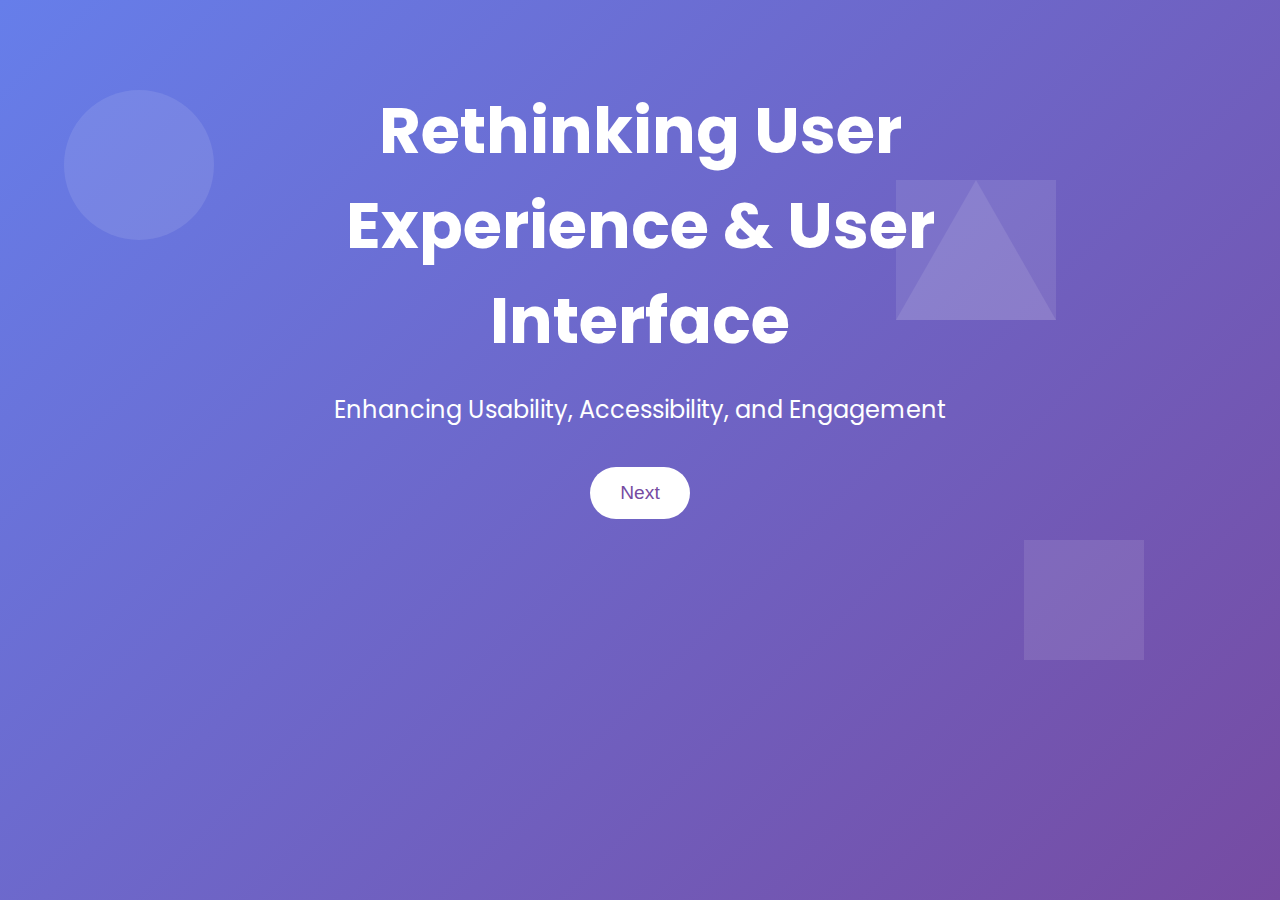
<file: index.html>
<!DOCTYPE html>
<html lang="en">
<head>
    <meta charset="UTF-8">
    <meta name="viewport" content="width=device-width, initial-scale=1.0">
    <title>Rethinking UX Presentation</title>
    <link rel="stylesheet" href="styles.css">
    <link href="https://fonts.googleapis.com/css2?family=Poppins:wght@400;600&display=swap" rel="stylesheet">
</head>
<body>
    <div class="slide">
        <div class="content">
            <h1>Rethinking User Experience & User Interface</h1>
            <p>Enhancing Usability, Accessibility, and Engagement</p>
            <button class="next" onclick="nextSlide('slides/Second.html')">Next</button>
        </div>
        <div class="graphics">
            <div class="circle"></div>
            <div class="square"></div>
            <div class="triangle"></div>
        </div>
    </div>
    <script src="script.js"></script>
</body>
</html>
</file>
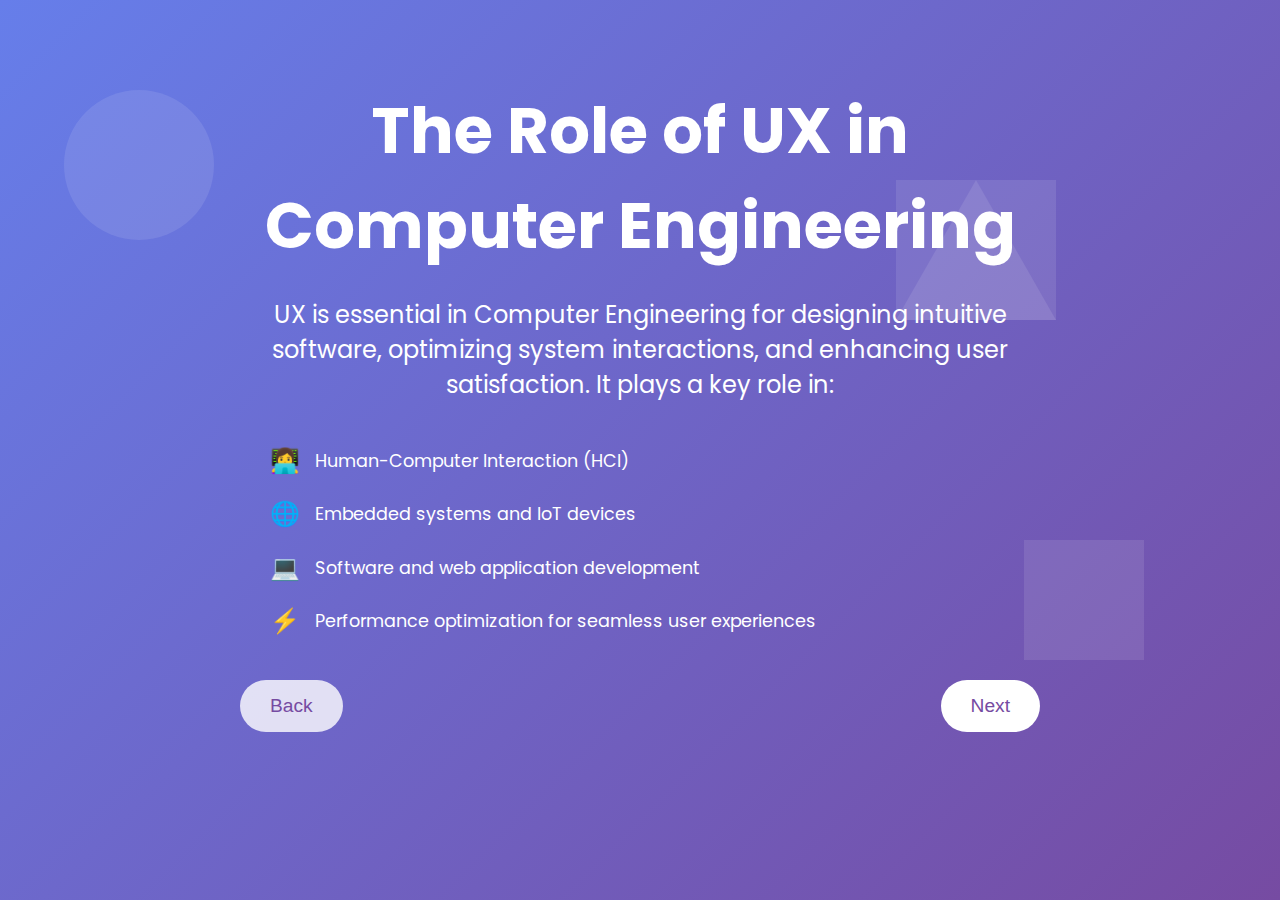
<file: slides/Eight.html>
<!DOCTYPE html>
<html lang="en">
<head>
    <meta charset="UTF-8">
    <meta name="viewport" content="width=device-width, initial-scale=1.0">
    <title>Slide 8 - The Role of UX in Computer Engineering</title>
    <link rel="stylesheet" href="../styles.css">
    <link href="https://fonts.googleapis.com/css2?family=Poppins:wght@400;600&display=swap" rel="stylesheet">
</head>
<body>
    <div class="slide">
        <div class="content">
            <h1>The Role of UX in Computer Engineering</h1>
            <p>UX is essential in Computer Engineering for designing intuitive software, optimizing system interactions, and enhancing user satisfaction. It plays a key role in:</p>

            <ul class="ux-list">
                <li><span class="icon">👩‍💻</span>Human-Computer Interaction (HCI)</li>
                <li><span class="icon">🌐</span>Embedded systems and IoT devices</li>
                <li><span class="icon">💻</span>Software and web application development</li>
                <li><span class="icon">⚡</span>Performance optimization for seamless user experiences</li>
            </ul>

            <!-- Navigation Buttons -->
            <div class="button-container">
                <button class="back" onclick="prevSlide('Seventh.html')">Back</button>
                <button class="next" onclick="nextSlide('Nineth.html')">Next</button>
            </div>
        </div>

        <!-- Graphics -->
        <div class="graphics">
            <div class="circle"></div>
            <div class="square"></div>
            <div class="triangle"></div>
        </div>
    </div>

    <script src="../script.js"></script>
</body>
</html>
</file>
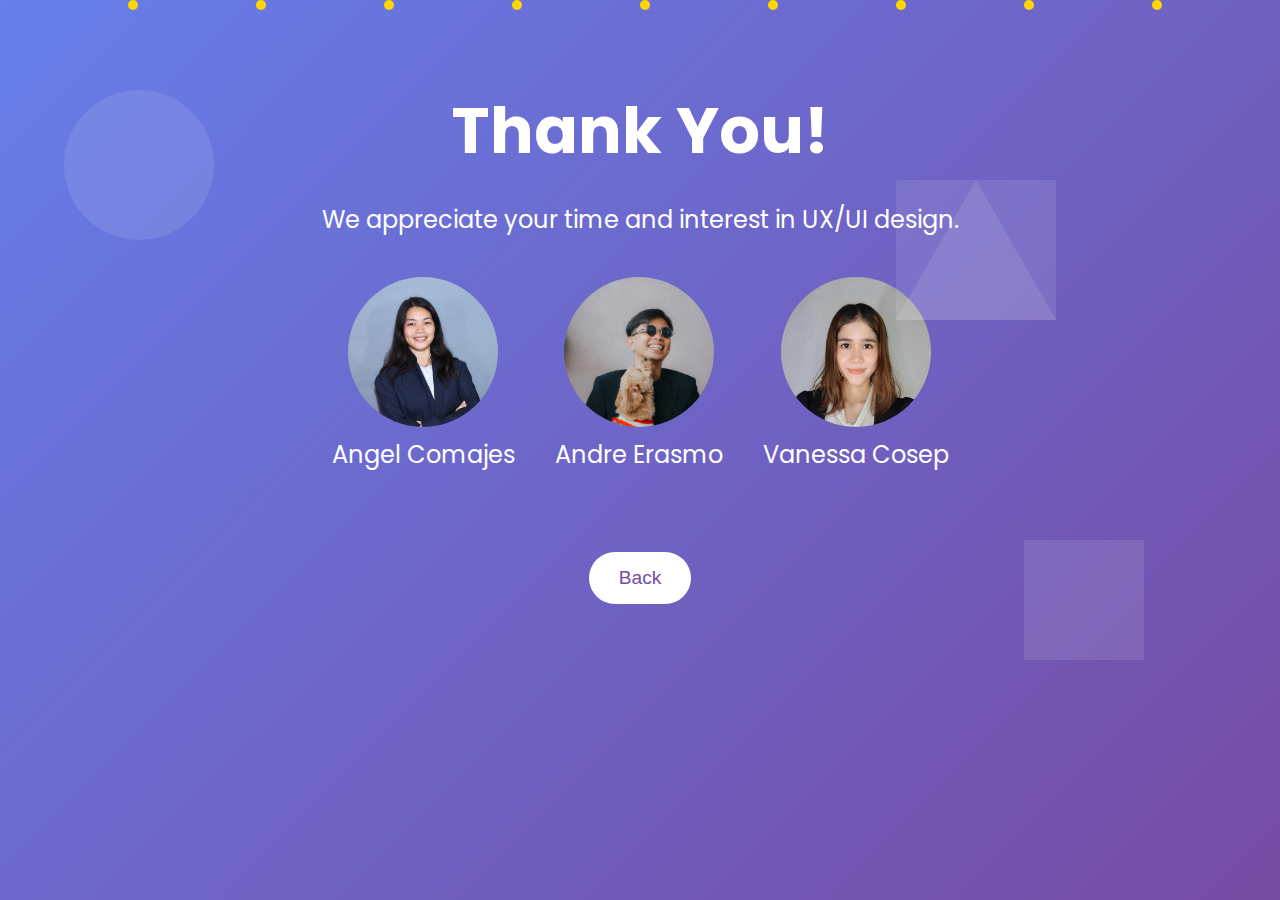
<file: slides/Eleventh.html>
<!DOCTYPE html>
<html lang="en">
<head>
    <meta charset="UTF-8">
    <meta name="viewport" content="width=device-width, initial-scale=1.0">
    <title>Thank You</title>
    <link rel="stylesheet" href="../styles.css">
    <link href="https://fonts.googleapis.com/css2?family=Poppins:wght@400;600&display=swap" rel="stylesheet">
</head>
<body>
    <div class="slide">
        <div class="content">
            <h1>Thank You!</h1>
            <p>We appreciate your time and interest in UX/UI design.</p>

            <!-- Team Members Section -->
            <div class="team-container">
                <div class="team-member">
                    <div class="image-wrapper">
                        <img src="../images/angel.jpg" alt="Angel Comajes" class="team-image">
                    </div>
                    <p class="team-name">Angel Comajes</p>
                </div>
                <div class="team-member">
                    <div class="image-wrapper">
                        <img src="../images/andre.jpg" alt="Andre Erasmo" class="team-image">
                    </div>
                    <p class="team-name">Andre Erasmo</p>
                </div>
                <div class="team-member">
                    <div class="image-wrapper">
                        <img src="../images/van.jpg" alt="Vanessa Cosep" class="team-image">
                    </div>
                    <p class="team-name">Vanessa Cosep</p>
                </div>
            </div>

            <!-- Floating Confetti Animation -->
            <div class="confetti-container">
                <div class="confetti"></div>
                <div class="confetti"></div>
                <div class="confetti"></div>
                <div class="confetti"></div>
                <div class="confetti"></div>
                <div class="confetti"></div>
                <div class="confetti"></div>
                <div class="confetti"></div>
                <div class="confetti"></div>
                <div class="confetti"></div>
            </div>

            <!-- Navigation Button -->
            <div class="button-container center-button">
                <button class="back" onclick="prevSlide('Tenth.html')">Back</button>
            </div>
        </div>

        <!-- Graphics -->
        <div class="graphics">
            <div class="circle"></div>
            <div class="square"></div>
            <div class="triangle"></div>
        </div>
    </div>

    <script src="../script.js"></script>
</body>
</html>
</file>
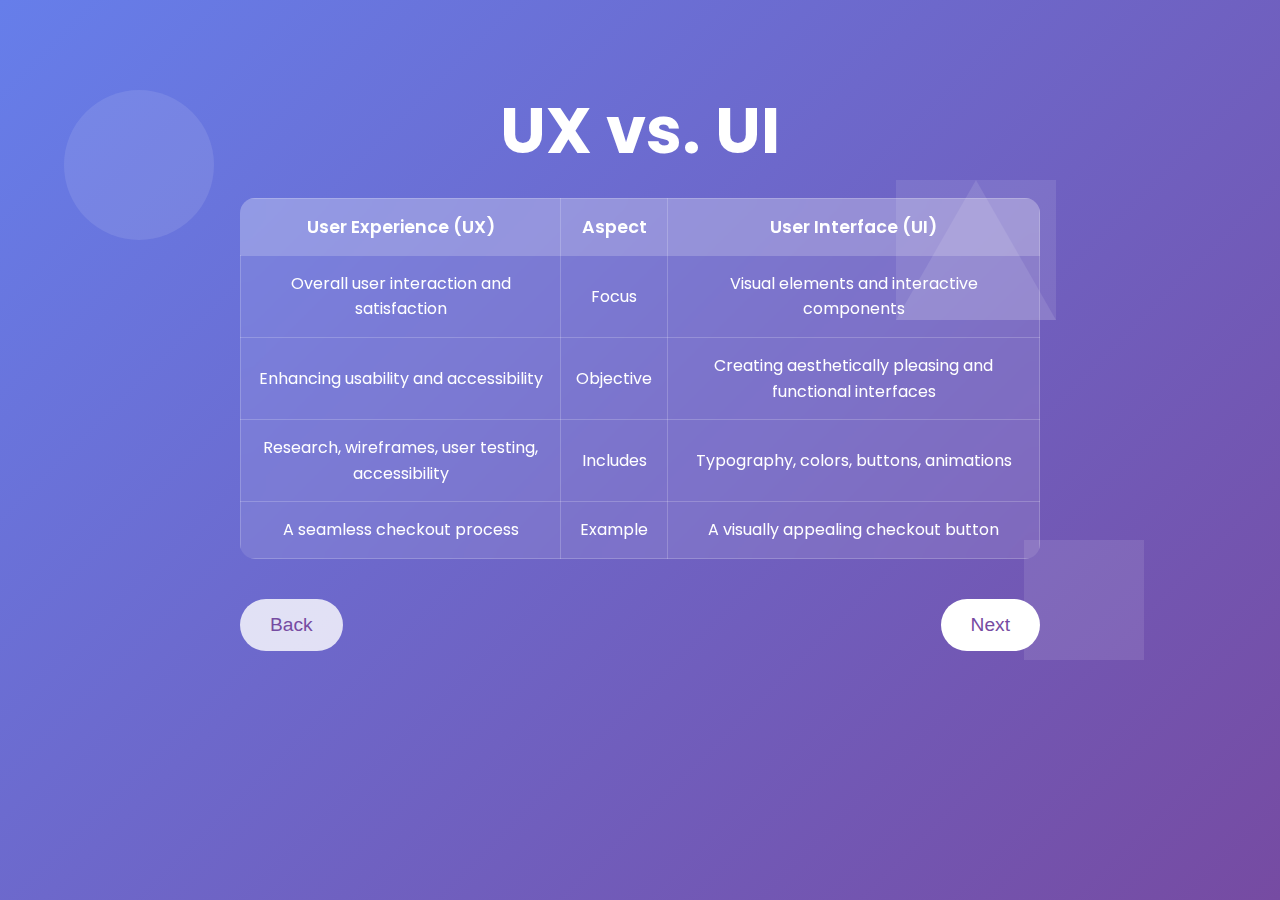
<file: slides/Fifth.html>
<!DOCTYPE html>
<html lang="en">
<head>
    <meta charset="UTF-8">
    <meta name="viewport" content="width=device-width, initial-scale=1.0">
    <title>Slide 5 - UX vs. UI</title>
    <link rel="stylesheet" href="../styles.css">
    <link href="https://fonts.googleapis.com/css2?family=Poppins:wght@400;600&display=swap" rel="stylesheet">
</head>
<body>
    <div class="slide">
        <div class="content">
            <h1>UX vs. UI</h1>

            <table class="comparison-table">
                <thead>
                    <tr>
                        <th>User Experience (UX)</th>
                        <th>Aspect</th>
                        <th>User Interface (UI)</th>
                    </tr>
                </thead>
                <tbody>
                    <tr>
                        <td>Overall user interaction and satisfaction</td>
                        <td>Focus</td>
                        <td>Visual elements and interactive components</td>
                    </tr>
                    <tr>
                        <td>Enhancing usability and accessibility</td>
                        <td>Objective</td>
                        <td>Creating aesthetically pleasing and functional interfaces</td>
                    </tr>
                    <tr>
                        <td>Research, wireframes, user testing, accessibility</td>
                        <td>Includes</td>
                        <td>Typography, colors, buttons, animations</td>
                    </tr>
                    <tr>
                        <td>A seamless checkout process</td>
                        <td>Example</td>
                        <td>A visually appealing checkout button</td>
                    </tr>
                </tbody>
            </table>

            <!-- Button Container -->
            <div class="button-container">
                <button class="back" onclick="prevSlide('Fourth.html')">Back</button>
                <button class="next" onclick="nextSlide('Sixth.html')">Next</button>
            </div>
        </div>

        <!-- Graphics -->
        <div class="graphics">
            <div class="circle"></div>
            <div class="square"></div>
            <div class="triangle"></div>
        </div>
    </div>

    <script src="../script.js"></script>
</body>
</html>
</file>
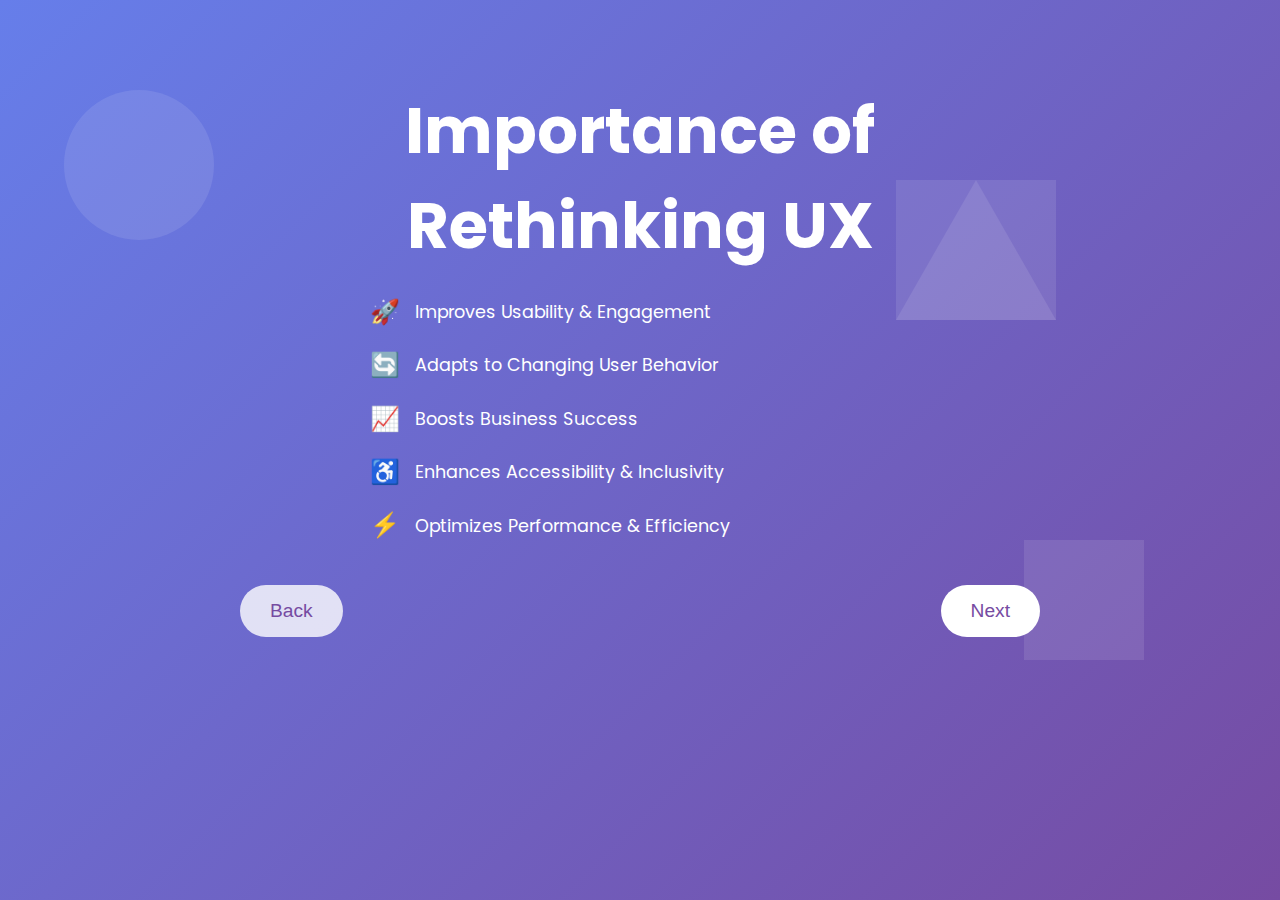
<file: slides/Fourth.html>
<!DOCTYPE html>
<html lang="en">
<head>
    <meta charset="UTF-8">
    <meta name="viewport" content="width=device-width, initial-scale=1.0">
    <title>Slide 4 - Importance of Rethinking UX</title>
    <link rel="stylesheet" href="../styles.css">
    <link href="https://fonts.googleapis.com/css2?family=Poppins:wght@400;600&display=swap" rel="stylesheet">
</head>
<body>
    <div class="slide">
        <div class="content">
            <h1>Importance of Rethinking UX</h1>
            <ul class="trend-list">
                <li><span class="icon">🚀</span>Improves Usability & Engagement</li>
                <li><span class="icon">🔄</span>Adapts to Changing User Behavior</li>
                <li><span class="icon">📈</span>Boosts Business Success</li>
                <li><span class="icon">♿</span>Enhances Accessibility & Inclusivity</li>
                <li><span class="icon">⚡</span>Optimizes Performance & Efficiency</li>
            </ul>

            <div class="button-container">
                <button class="back" onclick="prevSlide('Third.html')">Back</button>
                <button class="next" onclick="nextSlide('Fifth.html')">Next</button>
            </div>
        </div>

        <div class="graphics">
            <div class="circle"></div>
            <div class="square"></div>
            <div class="triangle"></div>
        </div>
    </div>

    <script src="../script.js"></script>
</body>
</html>
</file>
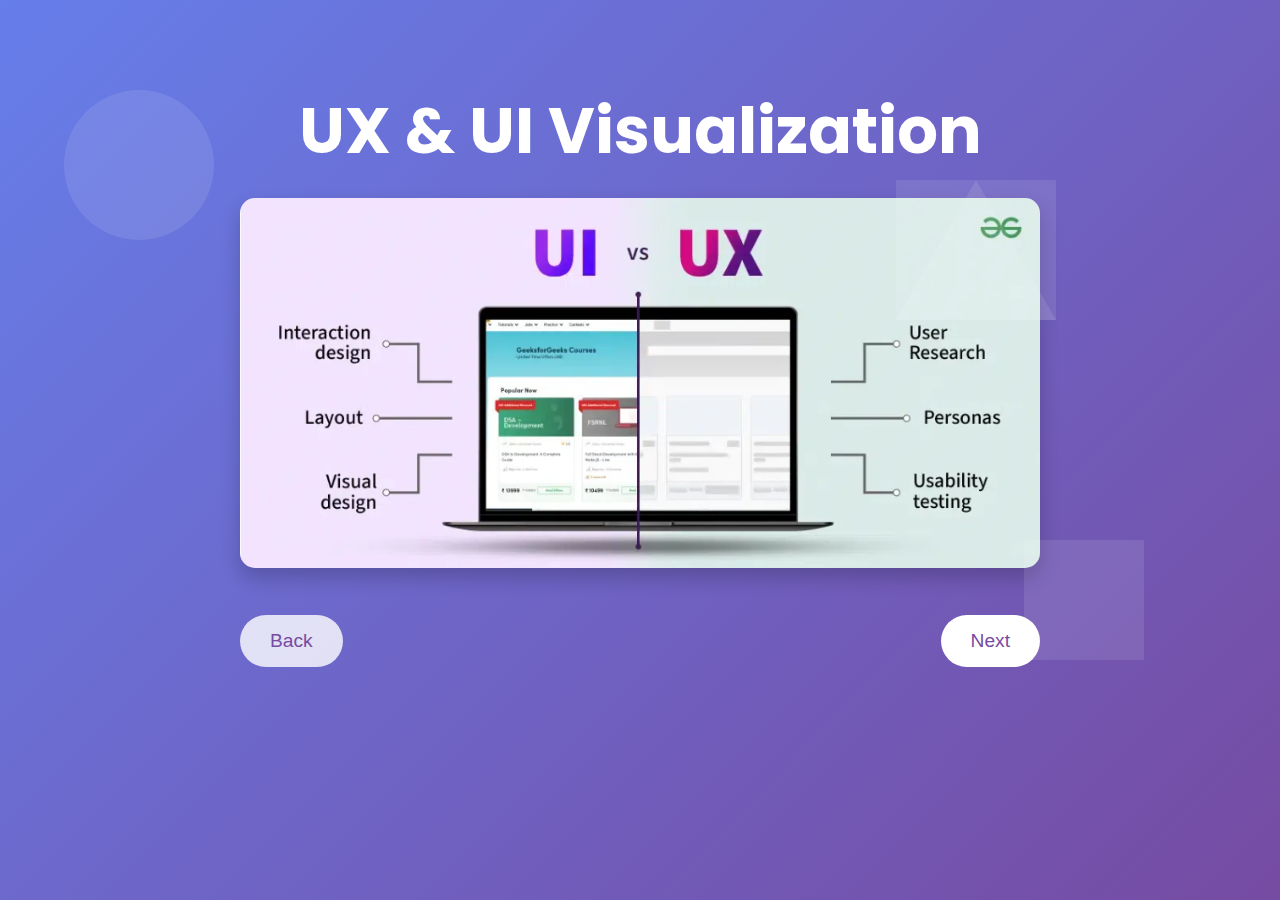
<file: slides/Nineth.html>
<!DOCTYPE html>
<html lang="en">
<head>
    <meta charset="UTF-8">
    <meta name="viewport" content="width=device-width, initial-scale=1.0">
    <title>Slide 9 - UX & UI Visualization</title>
    <link rel="stylesheet" href="../styles.css">
    <link href="https://fonts.googleapis.com/css2?family=Poppins:wght@400;600&display=swap" rel="stylesheet">
</head>
<body>
    <div class="slide">
        <div class="content">
            <h1>UX & UI Visualization</h1>
            
            <div class="image-container">
                <img src="../images/uiux.png" alt="UX and UI Design" class="slide-image">
            </div>

            <!-- Navigation Buttons -->
            <div class="button-container">
                <button class="back" onclick="prevSlide('Eight.html')">Back</button>
                <button class="next" onclick="nextSlide('Tenth.html')">Next</button>
            </div>
        </div>

        <!-- Graphics -->
        <div class="graphics">
            <div class="circle"></div>
            <div class="square"></div>
            <div class="triangle"></div>
        </div>
    </div>

    <script src="../script.js"></script>
</body>
</html>
</file>
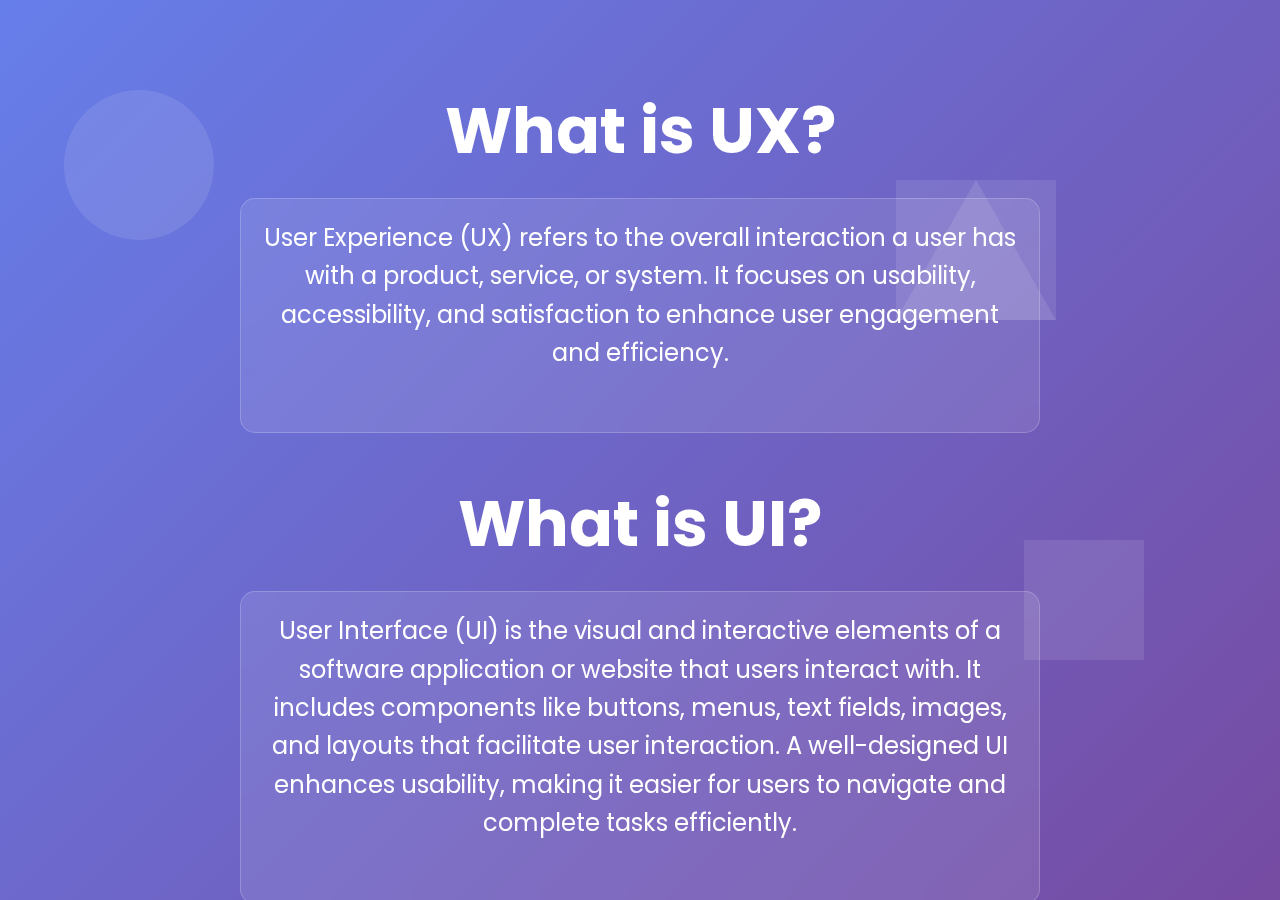
<file: slides/Second.html>
<!DOCTYPE html>
<html lang="en">
<head>
    <meta charset="UTF-8">
    <meta name="viewport" content="width=device-width, initial-scale=1.0">
    <title>Slide 2 - UX & UI</title>
    <link rel="stylesheet" href="../styles.css">
    <link href="https://fonts.googleapis.com/css2?family=Poppins:wght@400;600&display=swap" rel="stylesheet">
</head>
<body>
    <div class="slide">
        <div class="content">
            <h1>What is UX?</h1>
            <div class="content-box">
                <p>
                    User Experience (UX) refers to the overall interaction a user has with a product, 
                    service, or system. It focuses on usability, accessibility, and satisfaction 
                    to enhance user engagement and efficiency.
                </p>
            </div>

            <h1>What is UI?</h1>
            <div class="content-box">
                <p>
                    User Interface (UI) is the visual and interactive elements of a software application or website 
                    that users interact with. It includes components like buttons, menus, text fields, images, 
                    and layouts that facilitate user interaction. A well-designed UI enhances usability, making it 
                    easier for users to navigate and complete tasks efficiently.
                </p>
            </div>

            <!-- Button Container -->
            <div class="button-container">
                <button class="back" onclick="prevSlide('../index.html')">Back</button>
                <button class="next" onclick="nextSlide('Third.html')">Next</button>
            </div>
        </div>

        <!-- Graphics -->
        <div class="graphics">
            <div class="circle"></div>
            <div class="square"></div>
            <div class="triangle"></div>
        </div>
    </div>

    <script src="../script.js"></script>
</body>
</html>
</file>
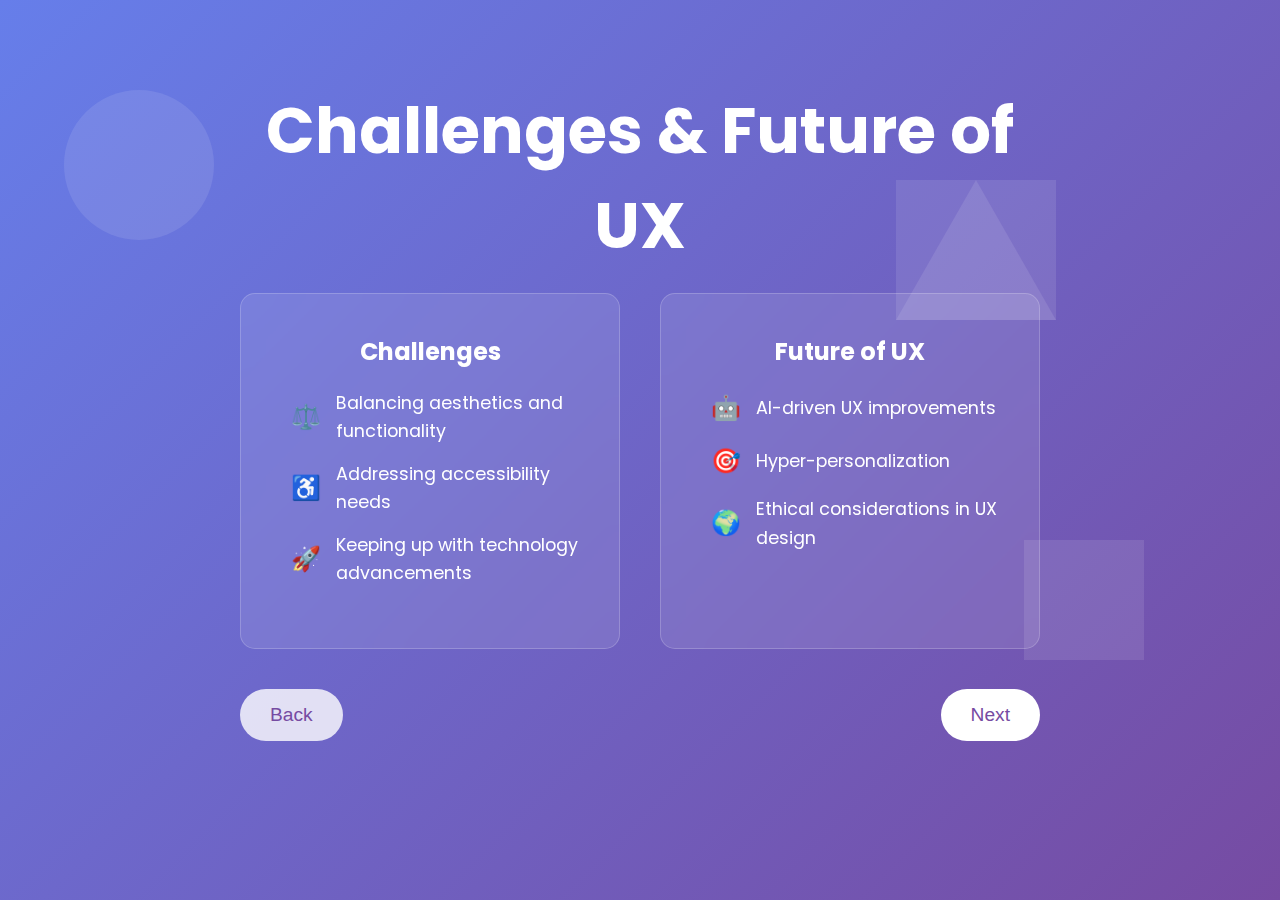
<file: slides/Seventh.html>
<!DOCTYPE html>
<html lang="en">
<head>
    <meta charset="UTF-8">
    <meta name="viewport" content="width=device-width, initial-scale=1.0">
    <title>Slide 7 - Challenges & Future of UX</title>
    <link rel="stylesheet" href="../styles.css">
    <link href="https://fonts.googleapis.com/css2?family=Poppins:wght@400;600&display=swap" rel="stylesheet">
</head>
<body>
    <div class="slide">
        <div class="content">
            <h1>Challenges & Future of UX</h1>

            <div class="challenges-future-container">
                <div class="challenges">
                    <h2>Challenges</h2>
                    <ul class="ux-list">
                        <li><span class="icon">⚖️</span>Balancing aesthetics and functionality</li>
                        <li><span class="icon">♿</span>Addressing accessibility needs</li>
                        <li><span class="icon">🚀</span>Keeping up with technology advancements</li>
                    </ul>
                </div>

                <div class="future">
                    <h2>Future of UX</h2>
                    <ul class="ux-list">
                        <li><span class="icon">🤖</span>AI-driven UX improvements</li>
                        <li><span class="icon">🎯</span>Hyper-personalization</li>
                        <li><span class="icon">🌍</span>Ethical considerations in UX design</li>
                    </ul>
                </div>
            </div>

            <!-- Navigation Buttons -->
            <div class="button-container">
                <button class="back" onclick="prevSlide('Sixth.html')">Back</button>
                <button class="next" onclick="nextSlide('Eight.html')">Next</button>
            </div>
        </div>

        <!-- Graphics -->
        <div class="graphics">
            <div class="circle"></div>
            <div class="square"></div>
            <div class="triangle"></div>
        </div>
    </div>

    <script src="../script.js"></script>
</body>
</html>
</file>
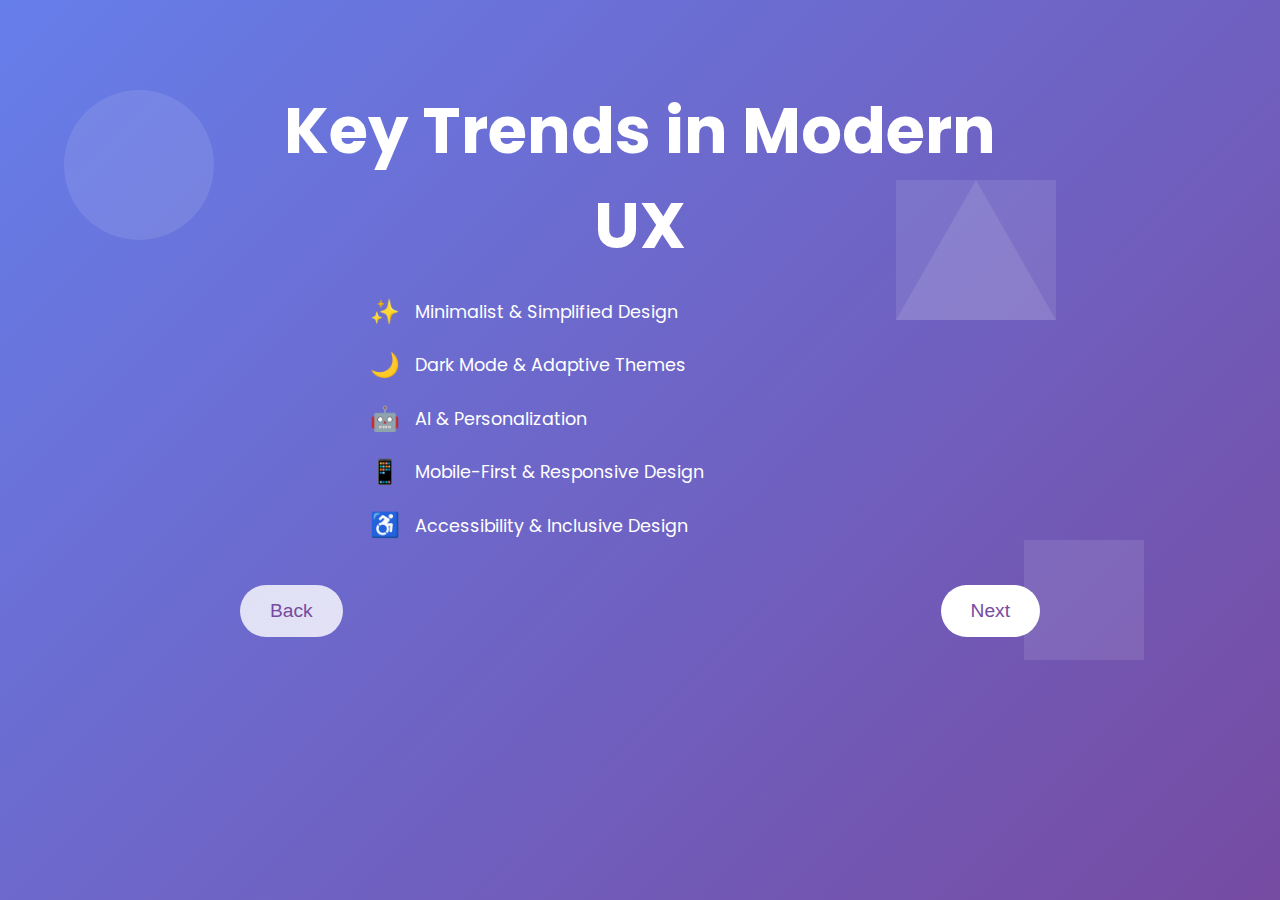
<file: slides/Sixth.html>
<!DOCTYPE html>
<html lang="en">
<head>
    <meta charset="UTF-8">
    <meta name="viewport" content="width=device-width, initial-scale=1.0">
    <title>Slide 6 - Key Trends in Modern UX</title>
    <link rel="stylesheet" href="../styles.css">
    <link href="https://fonts.googleapis.com/css2?family=Poppins:wght@400;600&display=swap" rel="stylesheet">
</head>
<body>
    <div class="slide">
        <div class="content">
            <h1>Key Trends in Modern UX</h1>
            <ul class="trend-list">
                <li><span class="icon">✨</span>Minimalist & Simplified Design</li>
                <li><span class="icon">🌙</span>Dark Mode & Adaptive Themes</li>
                <li><span class="icon">🤖</span>AI & Personalization</li>
                <li><span class="icon">📱</span>Mobile-First & Responsive Design</li>
                <li><span class="icon">♿</span>Accessibility & Inclusive Design</li>
            </ul>

            <!-- Button Container -->
            <div class="button-container">
                <button class="back" onclick="prevSlide('Fifth.html')">Back</button>
                <button class="next" onclick="nextSlide('Seventh.html')">Next</button>
            </div>
        </div>

        <!-- Graphics -->
        <div class="graphics">
            <div class="circle"></div>
            <div class="square"></div>
            <div class="triangle"></div>
        </div>
    </div>

    <script src="../script.js"></script>
</body>
</html>
</file>
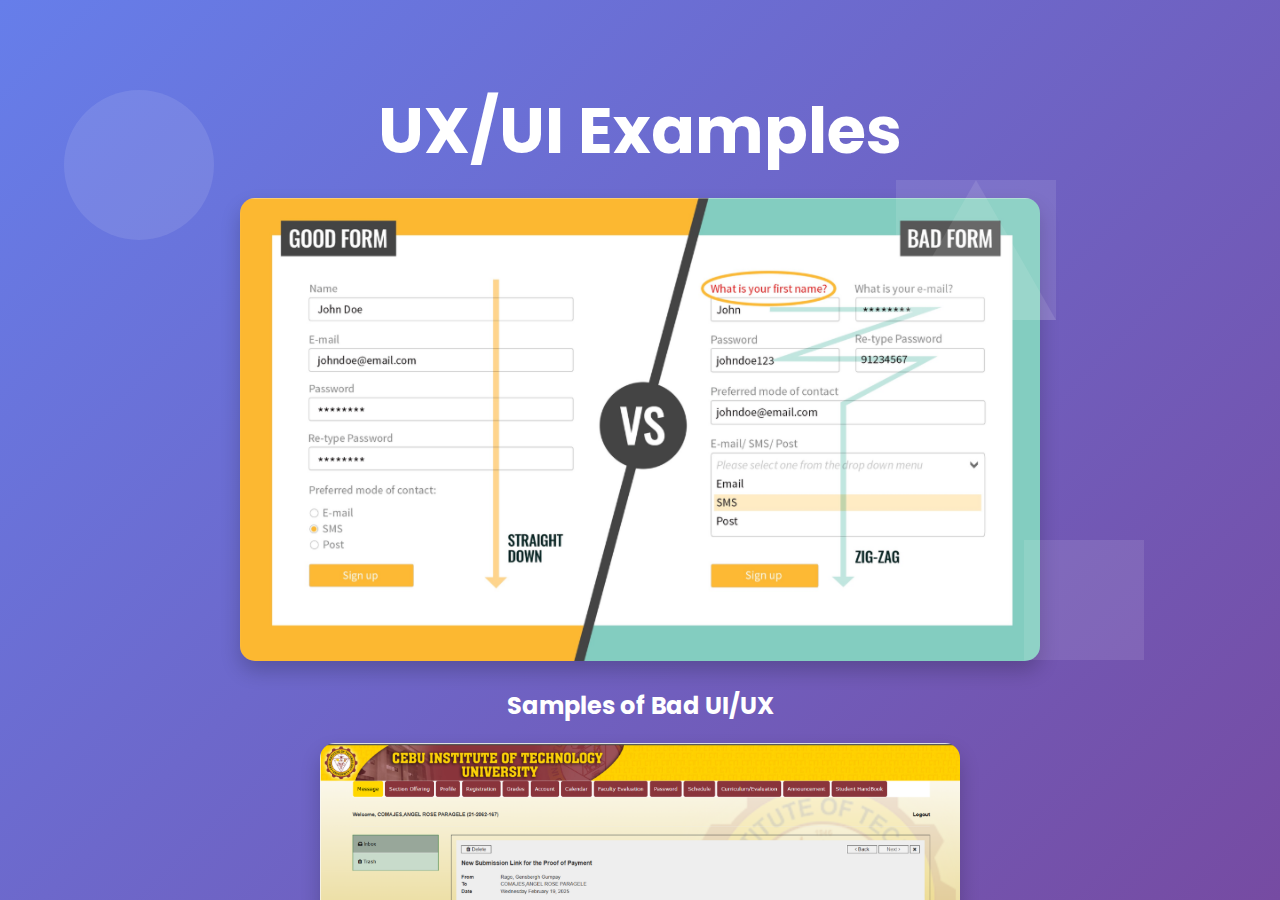
<file: slides/Tenth.html>
<!DOCTYPE html>
<html lang="en">
<head>
    <meta charset="UTF-8">
    <meta name="viewport" content="width=device-width, initial-scale=1.0">
    <title>Slide 10 - Good & Bad UX/UI Examples</title>
    <link rel="stylesheet" href="../styles.css">
    <link href="https://fonts.googleapis.com/css2?family=Poppins:wght@400;600&display=swap" rel="stylesheet">
</head>
<body>
    <div class="slide">
        <div class="content">
            <h1>UX/UI Examples</h1>

            <!-- First Image (Same as Ninth Page) -->
            <div class="image-container">
                <img src="../images/sampol1.png" alt="UX and UI Design" class="main-image" onclick="openModal(this)">
            </div>

            <!-- Second Image - Bad Sample -->
            <div class="image-container">
                <h2>Samples of Bad UI/UX</h2>
                <img src="../images/bad1.png" alt="Bad UX Sample" class="small-image" onclick="openModal(this)">
                <!-- Extra Bad Sample (Hidden by Default) -->
                <div class="image-container hidden" id="bad-sample-extra">
                    <img src="../images/bad2.png" alt="Another Bad UX Sample" class="small-image" onclick="openModal(this)">
                </div>
                <p class="see-more-text">
                    <button onclick="showMore('bad')" class="see-more-btn">See More</button>
                </p>
            </div>

            

            <!-- Third Image - Good Sample -->
            <div class="image-container">
                <h2>Samples of Good UI/UX</h2>
                <img src="../images/good1.png" alt="Good UX Sample" class="small-image" onclick="openModal(this)">
                <!-- Extra Good Sample (Hidden by Default) -->
                <div class="image-container hidden" id="good-sample-extra">
                    <img src="../images/good3.png" alt="Another Good UX Sample" class="small-image" onclick="openModal(this)">
                </div>
                <p class="see-more-text">
                    <button onclick="showMore('good')" class="see-more-btn">See More</button>
                </p>
            </div>

            

            <!-- Navigation Buttons -->
            <div class="button-container">
                <button class="back" onclick="prevSlide('Nineth.html')">Back</button>
                <button class="next" onclick="nextSlide('Eleventh.html')">Next</button>
            </div>
        </div>

        <!-- Graphics -->
        <div class="graphics">
            <div class="circle"></div>
            <div class="square"></div>
            <div class="triangle"></div>
        </div>
    </div>

    <!-- Modal for Enlarged Image -->
    <div id="imageModal" class="modal" onclick="closeModal()">
        <span class="close">&times;</span>
        <img class="modal-content" id="modalImg">
    </div>

    <script src="../script.js"></script>
</body>
</html>
</file>
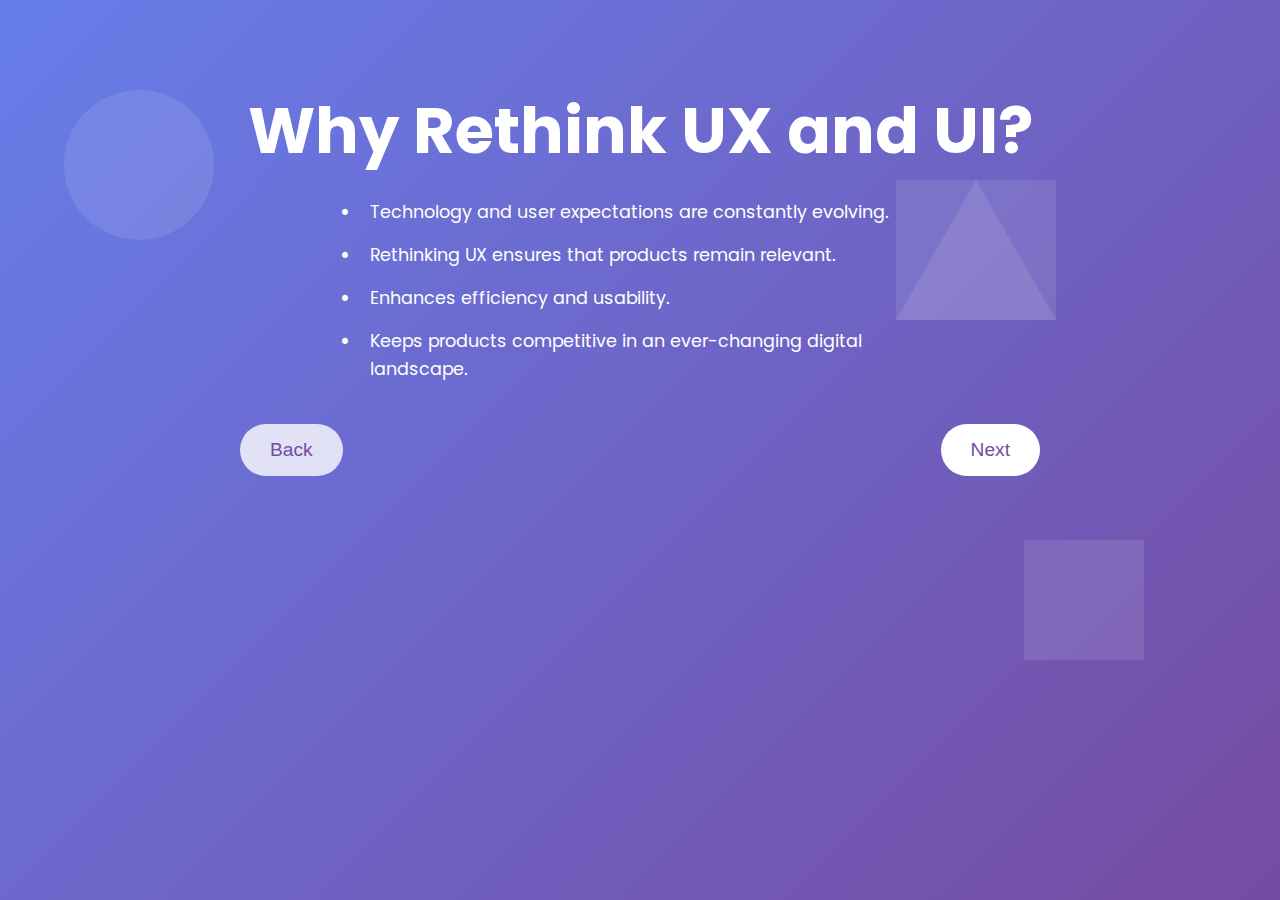
<file: slides/Third.html>
<!DOCTYPE html>
<html lang="en">
<head>
    <meta charset="UTF-8">
    <meta name="viewport" content="width=device-width, initial-scale=1.0">
    <title>Slide 3 - Why Rethink UX & UI?</title>
    <link rel="stylesheet" href="../styles.css">
    <link href="https://fonts.googleapis.com/css2?family=Poppins:wght@400;600&display=swap" rel="stylesheet">
</head>
<body>
    <div class="slide">
        <div class="content">
            <h1>Why Rethink UX and UI?</h1>
            <ul class="bullet-list">
                <li>Technology and user expectations are constantly evolving.</li>
                <li>Rethinking UX ensures that products remain relevant.</li>
                <li>Enhances efficiency and usability.</li>
                <li>Keeps products competitive in an ever-changing digital landscape.</li>
            </ul>

            <!-- Button Container -->
            <div class="button-container">
                <button class="back" onclick="prevSlide('Second.html')">Back</button>
                <button class="next" onclick="nextSlide('Fourth.html')">Next</button>
            </div>
        </div>

        <!-- Graphics -->
        <div class="graphics">
            <div class="circle"></div>
            <div class="square"></div>
            <div class="triangle"></div>
        </div>
    </div>

    <script src="../script.js"></script>
</body>
</html>
</file>
<file: styles.css>
/* General Styles */
body {
    margin: 0;
    padding: 0;
    font-family: 'Poppins', sans-serif;
    background: linear-gradient(135deg, #667eea, #764ba2);
    color: #fff;
    height: 100vh;
    display: flex;
    justify-content: center;
    align-items: center;
    overflow: hidden;
}

/* Ensure the body and html take full height */
html, body {
    height: 100%;
    margin: 0;
    padding: 0;
    overflow: hidden; /* Prevent double scrollbars */
}

/* Make the slide take full height and width */
.slide {
    height: 100vh;
    width: 100%;
    overflow-y: auto;
    padding: 20px;
    box-sizing: border-box;
    position: relative;
}

/* Floating Scrollbar Styles */
.slide::-webkit-scrollbar {
    width: 12px; /* Width of the scrollbar */
}

.slide::-webkit-scrollbar-track {
    background: transparent; /* Transparent track */
}

.slide::-webkit-scrollbar-thumb {
    background: rgba(255, 255, 255, 0.5); /* Semi-transparent thumb */
    border-radius: 10px;
    border: 3px solid transparent; /* Adds padding around the thumb */
    background-clip: padding-box; /* Ensures the border is transparent */
    box-shadow: 0 0 10px rgba(0, 0, 0, 0.3); /* Adds a shadow for a floating effect */
}

.slide::-webkit-scrollbar-thumb:hover {
    background: rgba(255, 255, 255, 0.7); /* Brighter thumb on hover */
    box-shadow: 0 0 15px rgba(0, 0, 0, 0.5); /* Enhanced shadow on hover */
}

/* Ensure the scrollbar is always visible */
.slide {
    scrollbar-width: thin; /* For Firefox */
    scrollbar-color: rgba(255, 255, 255, 0.5) transparent; /* For Firefox */
}

.content h1 {
    font-size: 3rem;
    margin-bottom: 20px;
    animation: fadeIn 2s ease-in-out;
}

.content p {
    font-size: 1.5rem;
    margin-bottom: 40px;
    animation: fadeIn 3s ease-in-out;
}

button.next {
    padding: 15px 30px;
    font-size: 1.2rem;
    color: #764ba2;
    background: #fff;
    border: none;
    border-radius: 50px;
    cursor: pointer;
    transition: background 0.3s ease, transform 0.3s ease;
    animation: bounce 2s infinite;
}

button.next:hover {
    background: #f0f0f0;
    transform: scale(1.1);
}

/* Graphics */
.graphics {
    position: absolute;
    top: 0;
    left: 0;
    width: 100%;
    height: 100%;
    pointer-events: none;
}

.circle, .square, .triangle {
    position: absolute;
    background: rgba(255, 255, 255, 0.1);
    animation: float 6s infinite ease-in-out;
}

.circle {
    width: 150px;
    height: 150px;
    border-radius: 50%;
    top: 10%;
    left: 5%;
    animation-duration: 8s;
}

.square {
    width: 120px;
    height: 120px;
    top: 60%;
    left: 80%;
    animation-duration: 10s;
}

.triangle {
    width: 0;
    height: 0;
    border-left: 80px solid transparent;
    border-right: 80px solid transparent;
    border-bottom: 140px solid rgba(255, 255, 255, 0.1);
    top: 20%;
    left: 70%;
    animation-duration: 12s;
}

/* Animations */
@keyframes fadeIn {
    from { opacity: 0; }
    to { opacity: 1; }
}

@keyframes bounce {
    0%, 100% { transform: translateY(0); }
    50% { transform: translateY(-10px); }
}

@keyframes float {
    0% { transform: translateY(0) rotate(0deg); }
    50% { transform: translateY(-20px) rotate(180deg); }
    100% { transform: translateY(0) rotate(360deg); }
}

/* Content Box Styles */
.content-box {
    background: rgba(255, 255, 255, 0.1);
    padding: 20px;
    border-radius: 15px;
    margin-bottom: 30px;
    backdrop-filter: blur(10px);
    border: 1px solid rgba(255, 255, 255, 0.2);
    animation: fadeIn 2s ease-in-out;
}

.content-box p {
    font-size: 1.1rem;
    line-height: 1.6;
    margin: 0;
}

/* Second Slide */
.button-container {
    display: flex;
    justify-content: space-between;
    margin-top: 40px;
}

button.back, button.next {
    padding: 15px 30px;
    font-size: 1.2rem;
    color: #764ba2;
    background: #fff;
    border: none;
    border-radius: 50px;
    cursor: pointer;
    transition: background 0.3s ease, transform 0.3s ease;
}

button.back:hover, button.next:hover {
    background: #f0f0f0;
    transform: scale(1.1);
}

button.back {
    background: rgba(255, 255, 255, 0.8);
    color: #764ba2;
}

/* Responsive Design */
@media (max-width: 768px) {
    .content h1 {
        font-size: 2rem;
    }

    .content-box p {
        font-size: 1rem;
    }

    button.back, button.next {
        padding: 10px 20px;
        font-size: 1rem;
    }
}

/* 3rd slide */
.bullet-list {
    list-style-type: none;
    padding: 0;
    margin: 0;
    text-align: left;
    max-width: 600px;
    margin: 0 auto 40px;
    animation: fadeIn 2s ease-in-out;
}

.bullet-list li {
    font-size: 1.1rem;
    line-height: 1.6;
    margin-bottom: 15px;
    padding-left: 30px;
    position: relative;
}

.bullet-list li::before {
    content: "•";
    color: #fff;
    font-size: 1.5rem;
    position: absolute;
    left: 0;
    top: -5px;
    animation: bounce 1s infinite;
}

/* Responsive Design */
@media (max-width: 768px) {
    .bullet-list li {
        font-size: 1rem;
        padding-left: 25px;
    }

    .bullet-list li::before {
        font-size: 1.2rem;
        top: -3px;
    }
}
/*4th slide*/
/* Icon Styles */
.bullet-list li {
    display: flex;
    align-items: center;
    font-size: 1.1rem;
    line-height: 1.6;
    margin-bottom: 15px;
    padding-left: 30px;
    position: relative;
    animation: fadeIn 1s ease-in-out;
}

.bullet-list li .icon {
    font-size: 1.5rem;
    margin-right: 15px;
    animation: bounce 2s infinite;
}

/* Enhanced Bullet List Animation */
@keyframes bounce {
    0%, 100% { transform: translateY(0); }
    50% { transform: translateY(-10px); }
}

/* Hover Effects for List Items */
.bullet-list li:hover {
    transform: scale(1.05);
    transition: transform 0.3s ease;
}

.bullet-list li:hover .icon {
    animation: spin 1s ease-in-out;
}

@keyframes spin {
    0% { transform: rotate(0deg); }
    100% { transform: rotate(360deg); }
}

/* Responsive Design */
@media (max-width: 768px) {
    .bullet-list li {
        font-size: 1rem;
        padding-left: 25px;
    }

    .bullet-list li .icon {
        font-size: 1.2rem;
        margin-right: 10px;
    }
}
/*5th slide*/
/* Comparison Table Styles */
.comparison-table {
    width: 100%;
    max-width: 800px;
    margin: 0 auto 40px;
    border-collapse: collapse;
    background: rgba(255, 255, 255, 0.1);
    backdrop-filter: blur(10px);
    border-radius: 15px;
    overflow: hidden;
    animation: fadeIn 2s ease-in-out;
}

.comparison-table th,
.comparison-table td {
    padding: 15px;
    text-align: center;
    border: 1px solid rgba(255, 255, 255, 0.2);
}

.comparison-table th {
    background: rgba(255, 255, 255, 0.2);
    font-size: 1.1rem;
    font-weight: 600;
}

.comparison-table td {
    font-size: 1rem;
    line-height: 1.6;
}

.comparison-table tbody tr:hover {
    background: rgba(255, 255, 255, 0.1);
    transition: background 0.3s ease;
}

/* Responsive Design */
@media (max-width: 768px) {
    .comparison-table th,
    .comparison-table td {
        padding: 10px;
        font-size: 0.9rem;
    }
}
/*6th slide*/
/* Trend List Styles */
.trend-list {
    list-style-type: none;
    padding: 0;
    margin: 0;
    text-align: left;
    max-width: 600px;
    margin: 0 auto 40px;
    animation: fadeIn 2s ease-in-out;
}

.trend-list li {
    display: flex;
    align-items: center;
    font-size: 1.1rem;
    line-height: 1.6;
    margin-bottom: 15px;
    padding-left: 30px;
    position: relative;
    animation: fadeIn 1s ease-in-out;
}

.trend-list li .icon {
    font-size: 1.5rem;
    margin-right: 15px;
    animation: bounce 2s infinite;
}

/* Enhanced Trend List Animation */
@keyframes bounce {
    0%, 100% { transform: translateY(0); }
    50% { transform: translateY(-10px); }
}

/* Hover Effects for List Items */
.trend-list li:hover {
    transform: scale(1.05);
    transition: transform 0.3s ease;
}

.trend-list li:hover .icon {
    animation: spin 1s ease-in-out;
}

@keyframes spin {
    0% { transform: rotate(0deg); }
    100% { transform: rotate(360deg); }
}

/* Responsive Design */
@media (max-width: 768px) {
    .trend-list li {
        font-size: 1rem;
        padding-left: 25px;
    }

    .trend-list li .icon {
        font-size: 1.2rem;
        margin-right: 10px;
    }
}
/*7th slide*/
/* Challenges & Future Container */
.challenges-future-container {
    display: flex;
    justify-content: space-between;
    gap: 40px;
    max-width: 1000px;
    margin: 0 auto 40px;
    animation: fadeIn 2s ease-in-out;
}

.challenges, .future {
    flex: 1;
    background: rgba(255, 255, 255, 0.1);
    backdrop-filter: blur(10px);
    border-radius: 15px;
    padding: 20px;
    border: 1px solid rgba(255, 255, 255, 0.2);
    transition: transform 0.3s ease, box-shadow 0.3s ease;
}

.challenges:hover, .future:hover {
    transform: translateY(-10px);
    box-shadow: 0 10px 20px rgba(0, 0, 0, 0.2);
}

/* UX List Styles */
.ux-list {
    list-style-type: none;
    padding: 0;
    margin: 0;
    text-align: left;
}

.ux-list li {
    display: flex;
    align-items: center;
    font-size: 1.1rem;
    line-height: 1.6;
    margin-bottom: 15px;
    padding-left: 30px;
    position: relative;
    animation: fadeIn 1s ease-in-out;
}

.ux-list li .icon {
    font-size: 1.5rem;
    margin-right: 15px;
    animation: bounce 2s infinite;
}

/* Hover Effects for List Items */
.ux-list li:hover {
    transform: scale(1.05);
    transition: transform 0.3s ease;
}

.ux-list li:hover .icon {
    animation: spin 1s ease-in-out;
}

@keyframes spin {
    0% { transform: rotate(0deg); }
    100% { transform: rotate(360deg); }
}

/* Responsive Design */
@media (max-width: 768px) {
    .challenges-future-container {
        flex-direction: column;
        gap: 20px;
    }

    .ux-list li {
        font-size: 1rem;
        padding-left: 25px;
    }

    .ux-list li .icon {
        font-size: 1.2rem;
        margin-right: 10px;
    }
}
/*8th slide*/
/* UX List Styles */
.ux-list {
    list-style-type: none;
    padding: 0;
    margin: 0;
    text-align: left;
    max-width: 800px;
    margin: 0 auto 40px;
    animation: fadeIn 2s ease-in-out;
}

.ux-list li {
    display: flex;
    align-items: center;
    font-size: 1.1rem;
    line-height: 1.6;
    margin-bottom: 15px;
    padding-left: 30px;
    position: relative;
    animation: fadeIn 1s ease-in-out;
}

.ux-list li .icon {
    font-size: 1.5rem;
    margin-right: 15px;
    animation: bounce 2s infinite;
}

/* Hover Effects for List Items */
.ux-list li:hover {
    transform: scale(1.05);
    transition: transform 0.3s ease;
}

.ux-list li:hover .icon {
    animation: spin 1s ease-in-out;
}

@keyframes spin {
    0% { transform: rotate(0deg); }
    100% { transform: rotate(360deg); }
}

/* Responsive Design */
@media (max-width: 768px) {
    .ux-list li {
        font-size: 1rem;
        padding-left: 25px;
    }

    .ux-list li .icon {
        font-size: 1.2rem;
        margin-right: 10px;
    }
}
/*9th slide*/
/* Image Container Styles */
.image-container {
    max-width: 800px;
    margin: 0 auto 40px;
    animation: fadeIn 2s ease-in-out;
}

.slide-image {
    width: 100%;
    border-radius: 15px;
    box-shadow: 0 10px 20px rgba(0, 0, 0, 0.2);
    transition: transform 0.3s ease, box-shadow 0.3s ease;
}

.slide-image:hover {
    transform: scale(1.05);
    box-shadow: 0 15px 30px rgba(0, 0, 0, 0.3);
}

/* Responsive Design */
@media (max-width: 768px) {
    .image-container {
        max-width: 100%;
        padding: 0 20px;
    }
}
/*10th slide*/
/* Make the Slide Scrollable */
.slide {
    height: 100vh;
    overflow-y: auto;
    padding: 20px;
    box-sizing: border-box;
}

/* Content Container */
.content {
    max-width: 800px;
    margin: 0 auto;
    padding: 20px 0;
}

/* Image Container Styles */
.image-container {
    max-width: 800px;
    margin: 20px auto;
    text-align: center;
    animation: fadeIn 2s ease-in-out;
}

.main-image {
    width: 100%;
    border-radius: 15px;
    box-shadow: 0 10px 20px rgba(0, 0, 0, 0.2);
    transition: transform 0.3s ease, box-shadow 0.3s ease;
}

.small-image {
    width: 80%;
    border-radius: 15px;
    box-shadow: 0 10px 20px rgba(0, 0, 0, 0.2);
    transition: transform 0.3s ease, box-shadow 0.3s ease;
}

.main-image:hover, .small-image:hover {
    transform: scale(1.05);
    box-shadow: 0 15px 30px rgba(0, 0, 0, 0.3);
}

/* See More Button Styles */
.see-more-text {
    margin-top: 10px;
}

.see-more-btn {
    padding: 10px 20px;
    font-size: 1rem;
    color: #764ba2;
    background: #fff;
    border: none;
    border-radius: 50px;
    cursor: pointer;
    transition: background 0.3s ease, transform 0.3s ease;
}

.see-more-btn:hover {
    background: #f0f0f0;
    transform: scale(1.1);
}

/* Hidden Class for Extra Samples */
.hidden {
    display: none;
}

/* Modal Styles */
.modal {
    display: none;
    position: fixed;
    z-index: 1000;
    padding-top: 60px;
    left: 0;
    top: 0;
    width: 100%;
    height: 100%;
    overflow: auto;
    background-color: rgba(0, 0, 0, 0.9);
}

.modal-content {
    margin: auto;
    display: block;
    max-width: 90%;
    max-height: 80vh;
    border-radius: 15px;
}

.close {
    position: absolute;
    top: 20px;
    right: 35px;
    color: #fff;
    font-size: 40px;
    font-weight: bold;
    transition: color 0.3s ease;
    cursor: pointer;
}

.close:hover {
    color: #764ba2;
}

/* Responsive Design */
@media (max-width: 768px) {
    .small-image {
        width: 100%;
    }

    .see-more-btn {
        padding: 8px 16px;
        font-size: 0.9rem;
    }
}
/*11th slide*/
/* Thank You Slide Styles */
.slide .content {
    text-align: center;
    animation: fadeIn 2s ease-in-out;
}

.slide h1 {
    font-size: 4rem;
    margin-bottom: 20px;
    animation: bounce 2s infinite;
}

.slide p {
    font-size: 1.5rem;
    margin-bottom: 40px;
    animation: fadeIn 3s ease-in-out;
}

/* Confetti Animation */
.confetti-container {
    position: absolute;
    top: 0;
    left: 0;
    width: 100%;
    height: 100%;
    pointer-events: none;
    overflow: hidden;
}

.confetti {
    position: absolute;
    width: 10px;
    height: 10px;
    background: #ffd700; /* Gold color */
    border-radius: 50%;
    animation: confetti-fall 5s linear infinite;
}

.confetti:nth-child(1) {
    left: 10%;
    animation-delay: 0s;
}

.confetti:nth-child(2) {
    left: 20%;
    animation-delay: 1s;
}

.confetti:nth-child(3) {
    left: 30%;
    animation-delay: 2s;
}

.confetti:nth-child(4) {
    left: 40%;
    animation-delay: 3s;
}

.confetti:nth-child(5) {
    left: 50%;
    animation-delay: 4s;
}

.confetti:nth-child(6) {
    left: 60%;
    animation-delay: 0.5s;
}

.confetti:nth-child(7) {
    left: 70%;
    animation-delay: 1.5s;
}

.confetti:nth-child(8) {
    left: 80%;
    animation-delay: 2.5s;
}

.confetti:nth-child(9) {
    left: 90%;
    animation-delay: 3.5s;
}

.confetti:nth-child(10) {
    left: 100%;
    animation-delay: 4.5s;
}

@keyframes confetti-fall {
    0% {
        transform: translateY(-100vh) rotate(0deg);
    }
    100% {
        transform: translateY(100vh) rotate(360deg);
    }
}

/* Floating Graphics */
.graphics .circle,
.graphics .square,
.graphics .triangle {
    animation: float 6s infinite ease-in-out;
}

@keyframes float {
    0% {
        transform: translateY(0) rotate(0deg);
    }
    50% {
        transform: translateY(-20px) rotate(180deg);
    }
    100% {
        transform: translateY(0) rotate(360deg);
    }
}

/* Responsive Design */
@media (max-width: 768px) {
    .slide h1 {
        font-size: 3rem;
    }

    .slide p {
        font-size: 1.2rem;
    }
}
/* Team Members Section */
.team-container {
    display: flex;
    justify-content: center;
    gap: 40px;
    margin: 40px auto;
    animation: fadeIn 2s ease-in-out;
}

.team-member {
    text-align: center;
}

.image-wrapper {
    width: 150px;
    height: 150px;
    border-radius: 50%;
    overflow: hidden;
    position: relative;
    margin: 0 auto;
    animation: float 4s infinite ease-in-out;
}

.team-image {
    width: 100%;
    height: 100%;
    object-fit: cover;
    transition: transform 0.5s ease, filter 0.5s ease;
}

.image-wrapper:hover .team-image {
    transform: scale(1.1);
    filter: brightness(1.2);
}

.team-name {
    font-size: 1.2rem;
    margin-top: 10px;
    color: #fff;
    animation: fadeIn 3s ease-in-out;
}

/* Floating Animation */
@keyframes float {
    0% {
        transform: translateY(0);
    }
    50% {
        transform: translateY(-10px);
    }
    100% {
        transform: translateY(0);
    }
}

/* Responsive Design */
@media (max-width: 768px) {
    .team-container {
        flex-direction: column;
        gap: 20px;
    }

    .image-wrapper {
        width: 120px;
        height: 120px;
    }

    .team-name {
        font-size: 1rem;
    }
}
/* Center the Back Button Only on the 11th Slide */
.button-container.center-button {
    display: flex;
    justify-content: center; /* Center the button horizontally */
    margin-top: 40px;
}

.button-container.center-button .back {
    padding: 15px 30px;
    font-size: 1.2rem;
    color: #764ba2;
    background: #fff;
    border: none;
    border-radius: 50px;
    cursor: pointer;
    transition: background 0.3s ease, transform 0.3s ease;
    animation: bounce 2s infinite;
}

.button-container.center-button .back:hover {
    background: #f0f0f0;
    transform: scale(1.1);
}
</file>
